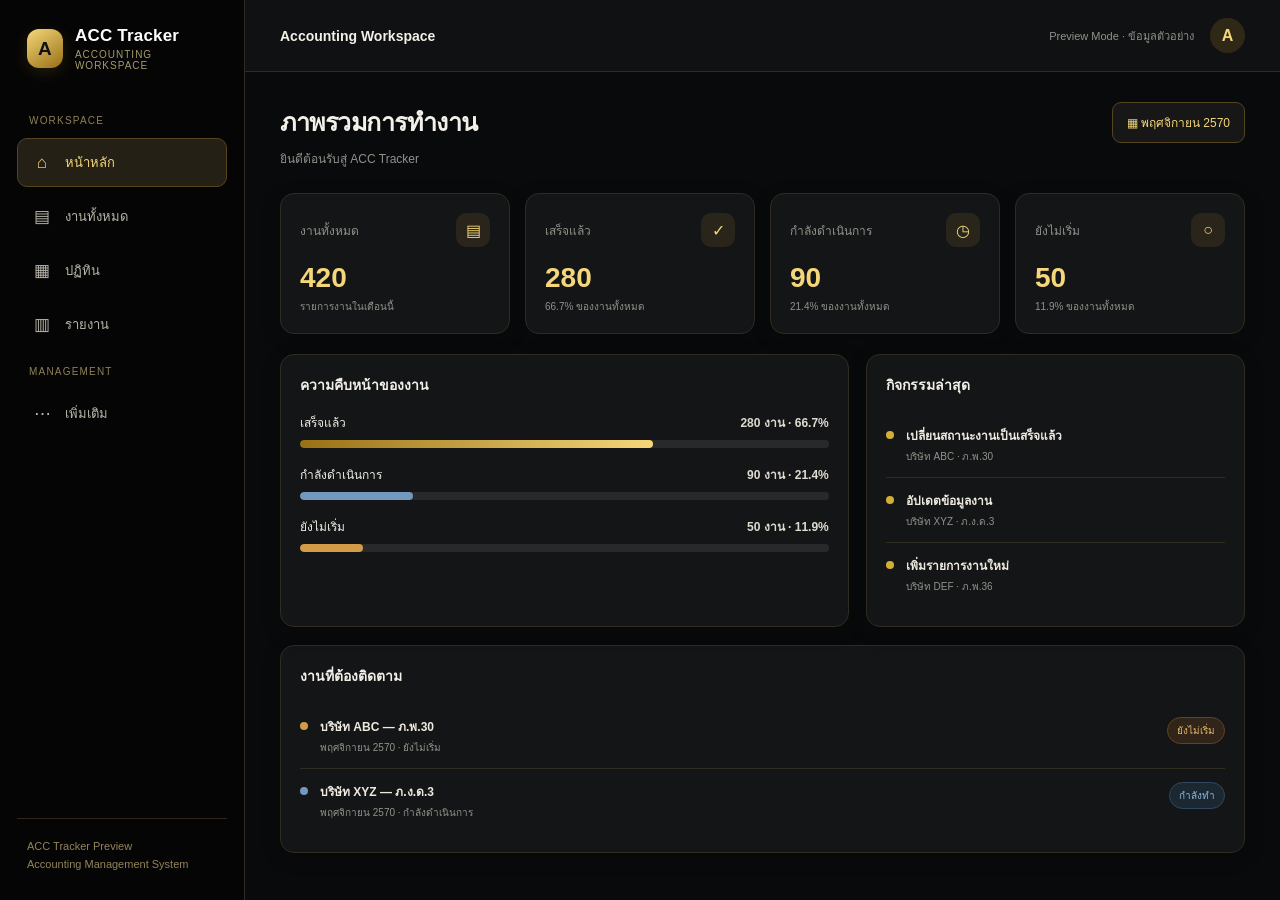
<file: index.html>
<!DOCTYPE html>
<html lang="th">
<head>
<meta charset="UTF-8">
<meta name="viewport" content="width=device-width, initial-scale=1.0">
<meta name="theme-color" content="#090a0b">
<title>ACC Tracker — UI Preview</title>
<style>
:root {
  --bg:#090a0b;
  --surface:#141516;
  --surface-2:#1b1c1d;
  --text:#f2f0e9;
  --muted:#92918b;
  --gold:#d4af37;
  --gold-light:#f5d77a;
  --border:#302c20;
  --sidebar:#050505;
}
*{box-sizing:border-box}
body{margin:0;font-family:-apple-system,BlinkMacSystemFont,"Segoe UI",sans-serif;background:var(--bg);color:var(--text)}
button,input,select{font:inherit}
button{cursor:pointer}
.app{min-height:100vh;display:flex}
.sidebar{width:245px;background:var(--sidebar);border-right:1px solid var(--border);color:white;padding:26px 17px;display:flex;flex-direction:column;flex-shrink:0}
.brand{display:flex;align-items:center;gap:12px;padding:0 10px 32px}
.brand-icon{width:39px;height:39px;background:linear-gradient(145deg,var(--gold-light),#987016);color:#111;border-radius:12px;display:grid;place-items:center;font-weight:900;font-size:19px;box-shadow:0 4px 16px #d4af3726}
.brand-name{font-size:17px;font-weight:750;letter-spacing:.2px}
.brand-sub{font-size:10px;color:#a99a6d;margin-top:3px;letter-spacing:1px}
.nav-label{color:#8e8058;font-size:10px;letter-spacing:1.2px;padding:12px}
.nav-item{width:100%;border:1px solid transparent;background:transparent;color:#b9b6aa;padding:13px 14px;border-radius:10px;display:flex;align-items:center;gap:13px;text-align:left;margin-bottom:5px;font-size:13px;transition:.18s}
.nav-item:hover,.nav-item.active{background:#242016;color:var(--gold-light);border-color:#55451f}
.nav-icon{width:20px;text-align:center;font-size:17px}
.sidebar-bottom{margin-top:auto;border-top:1px solid #302817;padding:18px 10px 0;font-size:11px;line-height:1.7;color:#93845b}
.main{flex:1;min-width:0}
.topbar{height:72px;background:#101112;border-bottom:1px solid var(--border);display:flex;align-items:center;justify-content:space-between;padding:0 35px}
.topbar-title{font-size:14px;font-weight:650}
.topbar-right{display:flex;align-items:center;gap:16px}
.preview-label{font-size:11px;color:var(--muted)}
.avatar{width:35px;height:35px;border-radius:50%;background:#302817;color:var(--gold-light);display:grid;place-items:center;font-weight:700}
.content{padding:30px 35px 45px;max-width:1500px;margin:auto}
.page{display:none}.page.active{display:block}
.page-heading{display:flex;justify-content:space-between;align-items:flex-start;gap:15px;margin-bottom:25px}
h1{font-size:25px;margin:0 0 7px;letter-spacing:-.5px}
.subtitle{color:var(--muted);font-size:12px}
.date-pill{background:#171717;border:1px solid #55451f;padding:10px 14px;border-radius:9px;color:var(--gold-light);font-size:12px}
.stats{display:grid;grid-template-columns:repeat(4,1fr);gap:15px;margin-bottom:20px}
.card,.task-card,.menu-option{background:var(--surface);border:1px solid var(--border);border-radius:14px;color:var(--text);box-shadow:0 5px 20px #0003}
.card{padding:19px}
.stat-top{display:flex;justify-content:space-between;align-items:center}
.stat-label{color:var(--muted);font-size:12px}
.stat-icon{width:34px;height:34px;display:grid;place-items:center;border-radius:10px;background:#29251a;color:var(--gold-light)}
.stat-number{font-size:28px;font-weight:750;margin-top:15px;color:var(--gold-light)}
.stat-note{color:var(--muted);font-size:10px;margin-top:5px}
.grid-main{display:grid;grid-template-columns:1.5fr 1fr;gap:17px;margin-bottom:18px}
.section-title{font-size:14px;font-weight:700;margin-bottom:17px}
.progress-row{margin:17px 0}
.progress-info{display:flex;justify-content:space-between;gap:10px;font-size:12px;margin-bottom:8px}
.progress-info b{font-weight:650;color:#dedbd1}
.progress-track{height:8px;background:#292929;border-radius:20px;overflow:hidden}
.progress-fill{height:100%;border-radius:20px}
.gold-fill{background:linear-gradient(90deg,#987016,var(--gold-light))}
.blue-fill{background:#7299bd}.orange-fill{background:#d39b48}
.activity{display:flex;gap:12px;align-items:flex-start;padding:13px 0;border-bottom:1px solid var(--border)}
.activity:last-child{border:0}
.activity-dot{width:8px;height:8px;flex-shrink:0;border-radius:50%;background:var(--gold);margin-top:5px}
.activity-name{font-size:12px;font-weight:650;color:#eeeae0}
.activity-detail{font-size:10px;color:var(--muted);margin-top:4px}
.toolbar{display:flex;gap:9px;margin-bottom:17px;flex-wrap:wrap}
.search{flex:1;min-width:180px;padding:11px 13px;border:1px solid #39352a;background:#171819;color:#eeeae0;border-radius:9px;outline:none;font-size:12px}
.search::placeholder{color:#77766f}
.search:focus,.filter:focus{border-color:var(--gold);outline:none}
.filter{padding:10px 12px;border:1px solid #39352a;background:#171819;color:#eeeae0;border-radius:9px;font-size:12px}
.task-grid{display:grid;grid-template-columns:repeat(2,1fr);gap:13px}
.task-card{padding:17px}
.task-top{display:flex;justify-content:space-between;align-items:flex-start;gap:8px}
.company{font-size:13px;font-weight:700}
.company-code{font-size:10px;color:var(--muted);margin-top:4px}
.task-type{font-size:13px;font-weight:650;margin-top:17px}
.task-date{font-size:10px;color:var(--muted);margin-top:5px}
.badge{display:inline-block;padding:5px 9px;border-radius:20px;font-size:10px;white-space:nowrap}
.badge.done{background:#29251a;color:var(--gold-light);border:1px solid #65521e}
.badge.progress{background:#1c2831;color:#91b8dc;border:1px solid #30485d}
.badge.pending{background:#302518;color:#e8b86e;border:1px solid #60451f}
.table-wrap{overflow-x:auto;background:var(--surface);border:1px solid var(--border);border-radius:12px}
table{width:100%;border-collapse:collapse;min-width:650px}
th,td{text-align:left;padding:14px 16px;border-bottom:1px solid var(--border);font-size:11px}
th{color:var(--gold-light);background:#1c1c1b;font-weight:600}
td{color:#dedbd1}
.calendar{display:grid;grid-template-columns:repeat(7,1fr);gap:7px}
.calendar div{min-height:75px;background:var(--surface);border:1px solid var(--border);border-radius:9px;padding:9px;font-size:11px;color:#eeeae0}
.calendar .day-name{min-height:auto;background:transparent;border:0;color:var(--gold-light);text-align:center;font-weight:700}
.calendar small{display:block;margin-top:8px;color:var(--gold-light)}
.report-grid{display:grid;grid-template-columns:repeat(2,1fr);gap:15px}
.menu-list{display:grid;gap:10px}
.menu-option{display:flex;align-items:center;justify-content:space-between;padding:17px;cursor:pointer;font-size:13px;transition:.18s}
.menu-option:hover{border-color:var(--gold);background:#201d16}
.menu-option span:last-child{color:var(--gold-light)}
.mobile-nav{display:none}
@media(max-width:900px){
 .sidebar{width:205px}.content{padding:25px 20px}.topbar{padding:0 20px}.stats{grid-template-columns:repeat(2,1fr)}
}
@media(max-width:650px){
 .sidebar{display:none}.topbar{height:58px;padding:0 17px}.content{padding:23px 15px 100px}
 h1{font-size:22px}.page-heading{margin-bottom:20px}.date-pill{font-size:10px}
 .stats{gap:10px}.card{padding:15px}.stat-number{font-size:24px}
 .grid-main{grid-template-columns:1fr}.task-grid{grid-template-columns:1fr}.table-wrap{display:none}
 .calendar{gap:4px}.calendar div{min-height:54px;padding:6px}.calendar small{font-size:8px;margin-top:5px}
 .report-grid{grid-template-columns:1fr}
 .mobile-nav{display:flex;position:fixed;bottom:0;left:0;right:0;height:68px;background:#090a0b;border-top:1px solid var(--border);justify-content:space-around;align-items:center;z-index:10;padding-bottom:env(safe-area-inset-bottom)}
 .mobile-nav button{border:0;background:transparent;color:#85837a;font-size:10px;display:flex;flex-direction:column;gap:5px;align-items:center}
 .mobile-nav button span{font-size:19px}.mobile-nav button.active{color:var(--gold-light);font-weight:700}
}
</style>
</head>
<body>
<div class="app">
<aside class="sidebar">
  <div class="brand"><div class="brand-icon">A</div><div><div class="brand-name">ACC Tracker</div><div class="brand-sub">ACCOUNTING WORKSPACE</div></div></div>
  <div class="nav-label">WORKSPACE</div>
  <button class="nav-item active" data-page="dashboard"><span class="nav-icon">⌂</span>หน้าหลัก</button>
  <button class="nav-item" data-page="tasks"><span class="nav-icon">▤</span>งานทั้งหมด</button>
  <button class="nav-item" data-page="calendar"><span class="nav-icon">▦</span>ปฏิทิน</button>
  <button class="nav-item" data-page="reports"><span class="nav-icon">▥</span>รายงาน</button>
  <div class="nav-label">MANAGEMENT</div>
  <button class="nav-item" data-page="more"><span class="nav-icon">⋯</span>เพิ่มเติม</button>
  <div class="sidebar-bottom">ACC Tracker Preview<br>Accounting Management System</div>
</aside>
<main class="main">
<header class="topbar"><div class="topbar-title">Accounting Workspace</div><div class="topbar-right"><span class="preview-label">Preview Mode · ข้อมูลตัวอย่าง</span><div class="avatar">A</div></div></header>
<div class="content">
<section class="page active" id="dashboard">
 <div class="page-heading"><div><h1>ภาพรวมการทำงาน</h1><div class="subtitle">ยินดีต้อนรับสู่ ACC Tracker</div></div><div class="date-pill">▦ พฤศจิกายน 2570</div></div>
 <div class="stats">
  <div class="card"><div class="stat-top"><span class="stat-label">งานทั้งหมด</span><span class="stat-icon">▤</span></div><div class="stat-number">420</div><div class="stat-note">รายการงานในเดือนนี้</div></div>
  <div class="card"><div class="stat-top"><span class="stat-label">เสร็จแล้ว</span><span class="stat-icon">✓</span></div><div class="stat-number">280</div><div class="stat-note">66.7% ของงานทั้งหมด</div></div>
  <div class="card"><div class="stat-top"><span class="stat-label">กำลังดำเนินการ</span><span class="stat-icon">◷</span></div><div class="stat-number">90</div><div class="stat-note">21.4% ของงานทั้งหมด</div></div>
  <div class="card"><div class="stat-top"><span class="stat-label">ยังไม่เริ่ม</span><span class="stat-icon">○</span></div><div class="stat-number">50</div><div class="stat-note">11.9% ของงานทั้งหมด</div></div>
 </div>
 <div class="grid-main">
  <div class="card"><div class="section-title">ความคืบหน้าของงาน</div>
   <div class="progress-row"><div class="progress-info"><span>เสร็จแล้ว</span><b>280 งาน · 66.7%</b></div><div class="progress-track"><div class="progress-fill gold-fill" style="width:66.7%"></div></div></div>
   <div class="progress-row"><div class="progress-info"><span>กำลังดำเนินการ</span><b>90 งาน · 21.4%</b></div><div class="progress-track"><div class="progress-fill blue-fill" style="width:21.4%"></div></div></div>
   <div class="progress-row"><div class="progress-info"><span>ยังไม่เริ่ม</span><b>50 งาน · 11.9%</b></div><div class="progress-track"><div class="progress-fill orange-fill" style="width:11.9%"></div></div></div>
  </div>
  <div class="card"><div class="section-title">กิจกรรมล่าสุด</div>
   <div class="activity"><div class="activity-dot"></div><div><div class="activity-name">เปลี่ยนสถานะงานเป็นเสร็จแล้ว</div><div class="activity-detail">บริษัท ABC · ภ.พ.30</div></div></div>
   <div class="activity"><div class="activity-dot"></div><div><div class="activity-name">อัปเดตข้อมูลงาน</div><div class="activity-detail">บริษัท XYZ · ภ.ง.ด.3</div></div></div>
   <div class="activity"><div class="activity-dot"></div><div><div class="activity-name">เพิ่มรายการงานใหม่</div><div class="activity-detail">บริษัท DEF · ภ.พ.36</div></div></div>
  </div>
 </div>
 <div class="card"><div class="section-title">งานที่ต้องติดตาม</div>
  <div class="activity"><div class="activity-dot" style="background:#d39b48"></div><div style="flex:1"><div class="activity-name">บริษัท ABC — ภ.พ.30</div><div class="activity-detail">พฤศจิกายน 2570 · ยังไม่เริ่ม</div></div><span class="badge pending">ยังไม่เริ่ม</span></div>
  <div class="activity"><div class="activity-dot" style="background:#7299bd"></div><div style="flex:1"><div class="activity-name">บริษัท XYZ — ภ.ง.ด.3</div><div class="activity-detail">พฤศจิกายน 2570 · กำลังดำเนินการ</div></div><span class="badge progress">กำลังทำ</span></div>
 </div>
</section>
<section class="page" id="tasks">
 <div class="page-heading"><div><h1>งานทั้งหมด</h1><div class="subtitle">จัดการและติดตามรายการงานบัญชี</div></div><div class="date-pill">420 รายการ</div></div>
 <div class="toolbar"><input class="search" id="taskSearch" placeholder="⌕ ค้นหาบริษัทหรือประเภทงาน..."><select class="filter"><option>ทุกเดือน</option><option>พฤศจิกายน</option></select><select class="filter"><option>ทุกสถานะ</option><option>เสร็จแล้ว</option><option>กำลังดำเนินการ</option><option>ยังไม่เริ่ม</option></select></div>
 <div class="task-grid" id="taskGrid">
  <div class="task-card"><div class="task-top"><div><div class="company">บริษัท ABC จำกัด</div><div class="company-code">S260001</div></div><span class="badge done">เสร็จแล้ว</span></div><div class="task-type">ภ.พ.30</div><div class="task-date">พฤศจิกายน 2570</div></div>
  <div class="task-card"><div class="task-top"><div><div class="company">บริษัท XYZ จำกัด</div><div class="company-code">S260002</div></div><span class="badge progress">กำลังทำ</span></div><div class="task-type">ภ.ง.ด.3</div><div class="task-date">พฤศจิกายน 2570</div></div>
  <div class="task-card"><div class="task-top"><div><div class="company">บริษัท DEF จำกัด</div><div class="company-code">S260003</div></div><span class="badge pending">ยังไม่เริ่ม</span></div><div class="task-type">ภ.พ.36</div><div class="task-date">พฤศจิกายน 2570</div></div>
  <div class="task-card"><div class="task-top"><div><div class="company">บริษัท GHI จำกัด</div><div class="company-code">S260004</div></div><span class="badge done">เสร็จแล้ว</span></div><div class="task-type">ภ.ง.ด.53</div><div class="task-date">พฤศจิกายน 2570</div></div>
 </div>
 <div class="table-wrap" style="margin-top:18px"><table><thead><tr><th>บริษัท</th><th>Company Code</th><th>ประเภทงาน</th><th>เดือน</th><th>สถานะ</th></tr></thead><tbody>
  <tr><td>บริษัท ABC จำกัด</td><td>S260001</td><td>ภ.พ.30</td><td>พฤศจิกายน 2570</td><td><span class="badge done">เสร็จแล้ว</span></td></tr>
  <tr><td>บริษัท XYZ จำกัด</td><td>S260002</td><td>ภ.ง.ด.3</td><td>พฤศจิกายน 2570</td><td><span class="badge progress">กำลังทำ</span></td></tr>
  <tr><td>บริษัท DEF จำกัด</td><td>S260003</td><td>ภ.พ.36</td><td>พฤศจิกายน 2570</td><td><span class="badge pending">ยังไม่เริ่ม</span></td></tr>
 </tbody></table></div>
</section>
<section class="page" id="calendar">
 <div class="page-heading"><div><h1>ปฏิทินงาน</h1><div class="subtitle">ภาพรวมรายการงานตามเดือน</div></div><div class="date-pill">พฤศจิกายน 2570</div></div>
 <div class="card"><div class="calendar">
  <div class="day-name">อา.</div><div class="day-name">จ.</div><div class="day-name">อ.</div><div class="day-name">พ.</div><div class="day-name">พฤ.</div><div class="day-name">ศ.</div><div class="day-name">ส.</div>
  <div>1<small>12 งาน</small></div><div>2<small>18 งาน</small></div><div>3<small>15 งาน</small></div><div>4<small>20 งาน</small></div><div>5<small>10 งาน</small></div><div>6</div><div>7</div>
  <div>8<small>14 งาน</small></div><div>9<small>16 งาน</small></div><div>10<small>22 งาน</small></div><div>11<small>18 งาน</small></div><div>12<small>11 งาน</small></div><div>13</div><div>14</div>
  <div>15<small>19 งาน</small></div><div>16<small>21 งาน</small></div><div>17<small>17 งาน</small></div><div>18<small>12 งาน</small></div><div>19<small>15 งาน</small></div><div>20</div><div>21</div>
  <div>22<small>20 งาน</small></div><div>23<small>13 งาน</small></div><div>24<small>16 งาน</small></div><div>25<small>18 งาน</small></div><div>26<small>12 งาน</small></div><div>27</div><div>28</div>
  <div>29<small>14 งาน</small></div><div>30<small>10 งาน</small></div>
 </div></div>
</section>
<section class="page" id="reports">
 <div class="page-heading"><div><h1>รายงาน</h1><div class="subtitle">สรุปผลการดำเนินงาน</div></div><div class="date-pill">ปี 2570</div></div>
 <div class="report-grid">
  <div class="card"><div class="section-title">สรุปสถานะงาน</div><div class="stat-number">66.7%</div><div class="stat-note">งานที่เสร็จแล้ว</div><div class="progress-track" style="margin-top:16px"><div class="progress-fill gold-fill" style="width:66.7%"></div></div></div>
  <div class="card"><div class="section-title">บริษัทที่ดูแล</div><div class="stat-number">20</div><div class="stat-note">บริษัททั้งหมดในระบบ</div></div>
  <div class="card"><div class="section-title">ประเภทงาน</div><div class="stat-number">14</div><div class="stat-note">ประเภทงานที่ใช้งาน</div></div>
  <div class="card"><div class="section-title">งานที่ยังไม่เสร็จ</div><div class="stat-number">140</div><div class="stat-note">รอติดตามหรือดำเนินการ</div></div>
 </div>
</section>
<section class="page" id="more">
 <div class="page-heading"><div><h1>เพิ่มเติม</h1><div class="subtitle">จัดการข้อมูลและตั้งค่าระบบ</div></div></div>
 <div class="menu-list">
  <div class="menu-option"><span>▣　จัดการบริษัท</span><span>›</span></div>
  <div class="menu-option"><span>▤　จัดการประเภทงาน</span><span>›</span></div>
  <div class="menu-option"><span>◉　จัดการสถานะงาน</span><span>›</span></div>
  <div class="menu-option"><span>⇧　นำเข้าข้อมูล Excel</span><span>›</span></div>
  <div class="menu-option"><span>◷　ประวัติการนำเข้า</span><span>›</span></div>
  <div class="menu-option"><span>⚙　ตั้งค่าระบบ</span><span>›</span></div>
 </div>
</section>
</div>
</main>
</div>
<nav class="mobile-nav">
 <button class="active" data-page="dashboard"><span>⌂</span>หน้าหลัก</button>
 <button data-page="tasks"><span>▤</span>งาน</button>
 <button data-page="calendar"><span>▦</span>ปฏิทิน</button>
 <button data-page="reports"><span>▥</span>รายงาน</button>
 <button data-page="more"><span>⋯</span>เพิ่มเติม</button>
</nav>
<script>
function showPage(pageId){
 document.querySelectorAll(".page").forEach(page=>page.classList.toggle("active",page.id===pageId));
 document.querySelectorAll("[data-page]").forEach(button=>button.classList.toggle("active",button.dataset.page===pageId));
 window.scrollTo({top:0,behavior:"smooth"});
}
document.querySelectorAll("[data-page]").forEach(button=>button.addEventListener("click",()=>showPage(button.dataset.page)));
document.getElementById("taskSearch").addEventListener("input",function(){
 const keyword=this.value.toLowerCase();
 document.querySelectorAll(".task-card").forEach(card=>card.style.display=card.textContent.toLowerCase().includes(keyword)?"":"none");
});
</script>
</body>
</html>
</file>
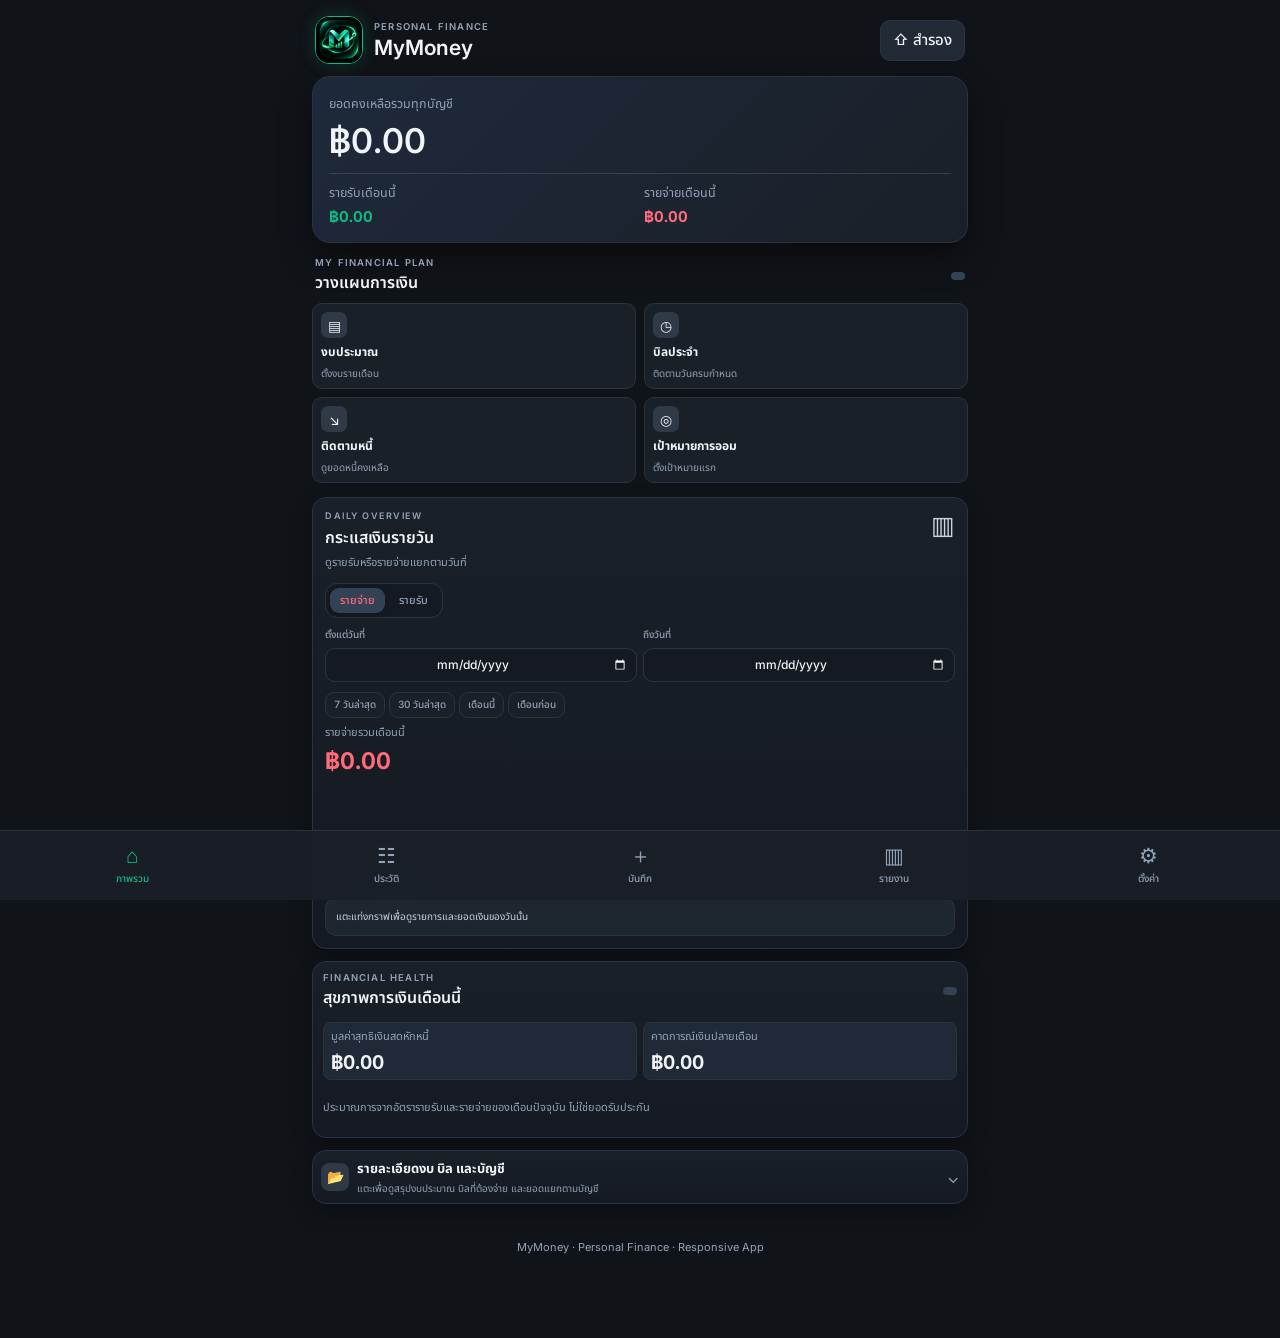
<file: index .html>
<!doctype html>
<html lang="th" style="background:#000000">
<head>
<meta charset="utf-8">
<meta name="viewport" content="width=device-width, initial-scale=1, maximum-scale=1, user-scalable=no, viewport-fit=cover">
<meta name="color-scheme" content="dark">
<meta name="theme-color" content="#000000">
<meta name="mobile-web-app-capable" content="yes">
<meta name="apple-mobile-web-app-capable" content="yes">
<meta name="apple-mobile-web-app-status-bar-style" content="black">
<meta name="apple-mobile-web-app-title" content="MyMoney">
<link rel="manifest" href="manifest.json">
<link rel="preconnect" href="https://fonts.googleapis.com">
<link rel="preconnect" href="https://fonts.gstatic.com" crossorigin>
<link href="https://fonts.googleapis.com/css2?family=Inter:wght@400;500;600;700&family=Noto+Sans+Thai:wght@400;500;600;700&display=swap" rel="stylesheet">
<link rel="icon" type="image/png" sizes="32x32" href="mymoney-favicon.png">
<link rel="apple-touch-icon" sizes="180x180" href="mymoney-icon.png">
<title>MyMoney</title>
<style>
:root{
  color-scheme:dark;
  --bg:#101318;--surface:#1A2028;--card:#1A2028;--panel:#1A2028;--panel2:#222A35;
  --ink:#F1F5F9;--muted:#94A3B8;--line:#2A3441;--border:#2A3441;
  --emerald:#10B981;--emerald-deep:#059669;--green:#10B981;
  --gold:#10B981;--champagne:#10B981;
  --red:#FF6B7A;--danger:#FF6B7A;
  --field:#141922;--shadow:0 18px 40px #00000066;
  --radius:16px;--radius-sm:12px;
  --g:#10B981;--gd:#2A3441;
}
*{box-sizing:border-box}
html,body{-webkit-text-size-adjust:100%;touch-action:pan-x pan-y}
[hidden]{display:none!important}
html{background:#101318!important;height:100%;overscroll-behavior:none}body{margin:0;background:#101318!important;color:var(--ink);font:15px "Inter","Noto Sans Thai",-apple-system,BlinkMacSystemFont,"Segoe UI",Tahoma,sans-serif;font-variant-numeric:tabular-nums;min-height:100%;overscroll-behavior:none;-webkit-overflow-scrolling:touch}
button,input,select{font:inherit}
button{cursor:pointer}
.app{max-width:680px;margin:auto;padding:14px 12px calc(84px + env(safe-area-inset-bottom));overscroll-behavior:contain}
.top{display:flex;justify-content:space-between;align-items:center;margin:2px 3px 12px}.brand{display:flex;align-items:center;gap:11px;min-width:0}.brand-icon{width:48px;height:48px;border-radius:14px;object-fit:cover;flex-shrink:0;border:1px solid #10B981;box-shadow:0 0 18px #10B98133}.brand-copy{min-width:0}
.eyebrow{font-size:9.5px;letter-spacing:1.2px;color:var(--muted);font-weight:600;margin:0 0 3px}
h1{font-size:21px;margin:0;font-weight:600}h2{font-size:16px;margin:0;font-weight:600}h3{font-size:14px;margin:0;font-weight:600}
.small{font-size:11px;color:var(--muted)}
.btn{border:1px solid transparent;border-radius:10px;padding:8px 12px;font-weight:500;transition:background .15s,border-color .15s}
.primary{background:linear-gradient(135deg,#10B981,#059669);color:#052E24;border-color:#10B981;box-shadow:0 8px 22px #10B98133}
.secondary{background:var(--panel2);border-color:var(--line);color:var(--ink)}
.danger{background:#2A1418;color:#FF6B7A;border-color:#5A2530}
.balance{background:linear-gradient(135deg,#1E293B,#1A2028);color:var(--ink);padding:16px;border:1px solid #2A3441;border-radius:18px;box-shadow:0 14px 32px #00000066}
.balance small{color:#94A3B8}
.big{font-size:clamp(26px,7vw,34px);font-weight:600;margin:6px 0 12px;overflow-wrap:anywhere}
.stats{display:grid;grid-template-columns:1fr 1fr;gap:8px;border-top:1px solid #ffffff20;padding-top:10px}
.stats div{display:grid;gap:4px}.stats strong{font-size:15px}
.inc{color:var(--green)}.exp{color:var(--red)}.balance .inc{color:#10B981}.balance .exp{color:#FF6B7A}
.section{display:flex;align-items:center;justify-content:space-between;gap:8px;margin:16px 3px 8px}
.card{background:linear-gradient(180deg,#1A2028,#141922);border:1px solid #2A3441;border-radius:14px;padding:12px;box-shadow:0 8px 20px #00000044}
.stack{display:grid;gap:8px}
label{display:block;color:#94A3B8;font-size:11px;font-weight:500;margin:3px 0 4px}
input,select{display:block;width:100%;min-width:0;max-width:100%;border:1px solid #2A3441;background:#141922;border-radius:10px;padding:8px 10px;color:#F1F5F9;font-size:14px}
input:focus,select:focus{outline:2px solid #10B981;outline-offset:1px}
input[type="date"],input[type="month"]{display:inline-block;font-variant-numeric:tabular-nums;box-sizing:border-box;min-width:0;max-width:100%;overflow:hidden;-webkit-appearance:none;appearance:none;white-space:nowrap;text-align:center;height:44px;min-height:44px;line-height:44px;padding:0 9px;font-size:13px;vertical-align:middle}
input[type="date"]::-webkit-date-and-time-value,input[type="month"]::-webkit-date-and-time-value{min-height:100%;height:100%;line-height:44px;text-align:center;display:flex;align-items:center;justify-content:center}
input[type="date"]::-webkit-datetime-edit,input[type="date"]::-webkit-datetime-edit-fields-wrapper,input[type="date"]::-webkit-datetime-edit-text,input[type="date"]::-webkit-datetime-edit-day-field,input[type="date"]::-webkit-datetime-edit-month-field,input[type="date"]::-webkit-datetime-edit-year-field,input[type="month"]::-webkit-datetime-edit,input[type="month"]::-webkit-datetime-edit-fields-wrapper,input[type="month"]::-webkit-datetime-edit-text,input[type="month"]::-webkit-datetime-edit-month-field,input[type="month"]::-webkit-datetime-edit-year-field{padding:0;margin:0}
input[type="date"]::-webkit-inner-spin-button,input[type="month"]::-webkit-inner-spin-button{height:auto}
.grid{display:grid;grid-template-columns:minmax(0,1fr) minmax(0,1fr);gap:10px}
.grid>div{min-width:0}
.actions{display:grid;grid-template-columns:repeat(3,1fr);gap:8px;margin-bottom:12px}
.actions button{background:var(--panel);border:1px solid var(--line);border-radius:12px;padding:12px 3px;color:#CBD5E1;font-weight:500}
.actions button.active{border-color:#94A3B8;background:#334155;color:#fff}
.amount{font-size:24px;font-weight:600}
.save{width:100%;padding:14px;margin-top:3px}
.page{display:none}.page.active{display:block}
.list{display:grid;gap:9px}
.item{display:flex;gap:10px;align-items:center;background:var(--panel);border:1px solid var(--line);border-radius:15px;padding:12px}
.ico{width:40px;height:40px;border-radius:12px;display:grid;place-items:center;font-size:20px;background:#2F3A46;color:#E2E8F0;flex-shrink:0}
.details{flex:1;min-width:0}.title{font-weight:500;overflow-wrap:anywhere}
.meta{font-size:11px;color:var(--muted);margin-top:4px;overflow-wrap:anywhere;line-height:1.5}
.right{text-align:right;flex-shrink:0;font-weight:600;overflow-wrap:anywhere;max-width:45%}
.rowbuttons{display:flex;gap:7px;justify-content:flex-end;margin-top:5px}
.rowbuttons button{border:0;background:none;color:var(--muted);font-size:11px;padding:3px}
.empty{text-align:center;background:var(--panel);padding:24px;border-radius:15px;color:var(--muted);font-size:13px}
.notice{background:#1E2630;padding:12px;border:1px solid var(--line);border-radius:13px;color:#CBD5E1;font-size:11px;line-height:1.6}
.summaryline{display:flex;justify-content:space-between;gap:12px;padding:11px 0;border-bottom:1px solid var(--line)}
.summaryline:last-child{border-bottom:0}
.progress{height:7px;background:#334155;border-radius:20px;overflow:hidden;margin-top:7px}
.progress span{display:block;height:100%;background:#CBD5E1;border-radius:20px}
.pill{font-size:10px;border-radius:20px;padding:4px 7px;background:#334155;color:#E2E8F0}
.settings-row{display:flex;align-items:center;gap:9px;padding:10px 0;border-bottom:1px solid var(--line)}
.settings-row:last-child{border-bottom:0}
.settings-row .grow{flex:1;min-width:0}
.settings-row input{max-width:125px;text-align:right}
.settings-row button{flex-shrink:0}
.bottom-nav{position:fixed;z-index:20;bottom:0;left:0;right:0;background:#1A2028ee;backdrop-filter:blur(18px);border-top:1px solid #2A3441;padding:8px 5px calc(8px + env(safe-area-inset-bottom));display:grid;grid-template-columns:repeat(5,1fr)}
.nav-btn{border:0;background:transparent;color:#94A3B8;font-size:10px;font-weight:500;display:grid;justify-items:center;gap:4px;padding:5px 0}
.nav-btn .symbol{font-size:21px;line-height:1.1}
.nav-btn.active{color:#10B981}
.message{font-size:12px;color:var(--green);min-height:16px;margin:0}
.slip-card{margin-bottom:12px;padding:0;overflow:hidden}.slip-toggle{width:100%;display:flex;align-items:center;gap:12px;text-align:left;border:0;background:transparent;color:var(--ink);padding:15px;min-width:0}.slip-toggle-icon{width:42px;height:42px;display:grid;place-items:center;flex-shrink:0;border-radius:12px;background:#2F3A46;font-size:21px}.slip-toggle-copy{flex:1;min-width:0}.slip-toggle-copy strong{display:block;font-size:14px}.slip-toggle-copy small{display:block;color:var(--muted);font-size:11px;line-height:1.45;margin-top:4px}.slip-toggle-arrow{color:var(--muted);font-size:18px;transition:transform .18s}.slip-toggle[aria-expanded="true"] .slip-toggle-arrow{transform:rotate(180deg)}.slip-panel{padding:0 15px 15px}.slip-preview{display:block;width:100%;max-height:260px;object-fit:contain;border-radius:12px;background:#141922;border:1px solid var(--line);margin-top:10px}.slip-progress{height:6px;border-radius:20px;background:#334155;overflow:hidden;margin:8px 0}.slip-progress span{display:block;height:100%;width:0;background:#CBD5E1;transition:width .2s}.slip-raw{font-size:12px;line-height:1.5;white-space:pre-wrap;overflow-wrap:anywhere;background:#141922;border:1px solid var(--line);border-radius:10px;padding:10px;max-height:150px;overflow:auto;color:#CBD5E1}
footer{text-align:center;color:#94A3B8;font-size:11px;padding:24px 0 0}

/* Daily chart */
.daily-chart-card{margin-top:14px;overflow:hidden}
.daily-chart-header{display:flex;align-items:flex-start;justify-content:space-between;gap:12px}
.daily-chart-header h2{margin:4px 0}
.daily-chart-eyebrow{font-size:9px;letter-spacing:1.5px;color:var(--muted);font-weight:600}
.daily-chart-subtitle{font-size:11px;color:var(--muted);margin:3px 0 0;line-height:1.5}
.daily-chart-icon{font-size:25px;color:#CBD5E1}
.daily-chart-controls{display:flex;align-items:center;justify-content:space-between;gap:8px;margin-top:12px}
.daily-chart-tabs{display:flex;gap:4px;padding:4px;background:#141922;border:1px solid var(--line);border-radius:12px}
.daily-chart-tab{border:0;border-radius:9px;padding:4px 10px;background:transparent;color:#94A3B8;font-size:11px;font-weight:500;white-space:nowrap}
.daily-chart-tab.active[data-chart-type="Expense"]{background:#334155;color:var(--red);box-shadow:0 1px 4px #00000020}
.daily-chart-tab.active[data-chart-type="Income"]{background:#334155;color:var(--green);box-shadow:0 1px 4px #00000020}
.daily-chart-range{display:grid;grid-template-columns:minmax(0,1fr) minmax(0,1fr);gap:6px;margin-top:6px}
.daily-chart-range label{display:flex;flex-direction:column;gap:5px;font-size:10px;color:var(--muted)}
.daily-chart-range input{width:100%;min-width:0;max-width:100%;box-sizing:border-box;padding:0 8px;font-size:12px;height:34px;min-height:34px;line-height:34px;-webkit-appearance:none;appearance:none;overflow:hidden;white-space:nowrap;text-align:center}
.daily-chart-presets{display:flex;flex-wrap:wrap;gap:4px;margin-top:6px}
.daily-chart-preset{padding:4px 8px;border:1px solid var(--line);border-radius:9px;background:#1A2028;color:var(--muted);font-size:10px;font-weight:500}
.daily-chart-preset.active{border-color:#6EE7B7;color:#6EE7B7;background:#12312A}
#dailyChartMonth{width:145px;max-width:45%;padding:9px 5px;font-size:12px}
.daily-chart-total{display:flex;flex-direction:column;gap:5px;margin-top:6px;font-size:11px}
.daily-chart-total span{font-size:11px;color:var(--muted)}
.daily-chart-total strong{font-size:23px;line-height:1.35;overflow-wrap:anywhere;color:var(--red)}
.daily-chart-bars{display:grid;grid-template-columns:repeat(31,minmax(0,1fr));align-items:end;gap:2px;height:90px;margin-top:6px;padding:8px 0 0;border-bottom:1px solid var(--line)}
.daily-chart-bar-wrap{height:100%;display:flex;align-items:end;justify-content:center;min-width:0}
.daily-chart-bar{display:block;width:100%;max-width:12px;min-height:3px;padding:0;border:0;border-radius:4px 4px 1px 1px;transition:height .18s ease;cursor:pointer}
.daily-chart-bar.expense{background:#F87171}
.daily-chart-bar.income{background:#6EE7B7}
.daily-chart-bar.selected{outline:2px solid #F1F5F9;outline-offset:1px}
.daily-chart-axis{display:grid;grid-template-columns:repeat(var(--days-in-month,31),minmax(0,1fr));gap:3px;margin-top:8px;font-size:10px;color:var(--muted)}
.daily-chart-axis span{text-align:center;justify-self:stretch;white-space:nowrap}
.daily-chart-selected{margin-top:4px;padding:10px;border-radius:11px;background:#1E2630;border:1px solid var(--line);color:#CBD5E1;font-size:10px;line-height:1.7}
.daily-chart-selected strong{color:var(--ink)}
.daily-chart-detail-head{display:flex;align-items:flex-start;justify-content:space-between;gap:10px;margin-bottom:8px}
.daily-chart-detail-list{display:flex;flex-direction:column;gap:0;margin-top:7px}
.daily-chart-detail-item{display:flex;align-items:flex-start;justify-content:space-between;gap:12px;padding:9px 0;border-top:1px solid var(--line)}
.daily-chart-detail-name{min-width:0;overflow-wrap:anywhere;color:var(--ink);font-weight:650}
.daily-chart-detail-meta{font-size:11px;color:var(--muted);margin-top:2px;overflow-wrap:anywhere}
.daily-chart-detail-amount{white-space:nowrap;font-weight:500;color:var(--ink)}
.daily-chart-detail-empty{padding:8px 0;color:var(--muted)}

/* Reports analytics */
.report-section-title{margin:14px 3px 6px}
.report-section-title h2{margin:0}
.report-subtitle{font-size:11px;color:var(--muted);line-height:1.55;margin:3px 0 0}
.report-trend{display:grid;gap:8px}
.trend-legend{display:flex;gap:14px;flex-wrap:wrap;font-size:11px;color:var(--muted)}
.legend-dot{display:inline-block;width:8px;height:8px;border-radius:50%;margin-right:5px}
.trend-list{display:grid;gap:10px}
.trend-month{display:grid;grid-template-columns:48px minmax(0,1fr);gap:8px;align-items:center}
.trend-month-label{font-size:11px;color:var(--muted)}
.trend-bars{display:grid;gap:5px;min-width:0}
.trend-bar-line{display:flex;align-items:center;gap:7px;min-width:0}
.trend-bar-track{height:6px;flex:1;min-width:0;background:#2F3A46;border-radius:20px;overflow:hidden}
.trend-bar-fill{height:100%;min-width:0;border-radius:20px}
.trend-bar-fill.income{background:var(--green)}.trend-bar-fill.expense{background:var(--red)}
.trend-value{font-size:10px;color:#E2E8F0;min-width:65px;text-align:right;font-variant-numeric:tabular-nums}
.report-donut-layout{display:grid;grid-template-columns:minmax(120px, .85fr) minmax(0,1.15fr);gap:10px;align-items:center}
.report-donut{width:min(100%,130px);aspect-ratio:1;border-radius:50%;margin:auto;position:relative;background:conic-gradient(#334155 0deg 360deg)}
.report-donut::after{content:"";position:absolute;inset:25%;background:var(--panel);border:1px solid var(--line);border-radius:50%}
.report-donut-center{position:absolute;z-index:1;inset:0;display:flex;flex-direction:column;align-items:center;justify-content:center;text-align:center;pointer-events:none}
.report-donut-center strong{font-size:clamp(12px,3.8vw,18px);overflow-wrap:anywhere;max-width:90%}
.report-donut-center span{font-size:10px;color:var(--muted);margin-top:3px}
.report-legend{display:grid;gap:10px;min-width:0}
.report-legend-row{display:grid;grid-template-columns:9px minmax(0,1fr) auto;align-items:center;gap:7px;font-size:11px}
.report-legend-swatch{width:9px;height:9px;border-radius:3px}
.report-legend-name{overflow-wrap:anywhere;color:#CBD5E1}
.report-legend-value{font-weight:500;font-variant-numeric:tabular-nums;text-align:right}
.report-compare-grid{display:grid;grid-template-columns:1fr 1fr;gap:8px}
.report-compare-item{background:#1F2937;border:1px solid var(--line);border-radius:11px;padding:10px;min-width:0}
.report-compare-item span{display:block;font-size:11px;color:var(--muted);margin-bottom:7px}
.report-compare-item strong{display:block;font-size:17px;overflow-wrap:anywhere}
.report-change{font-size:11px;margin-top:6px;color:var(--muted);line-height:1.5}
.report-change.good{color:var(--green)}.report-change.bad{color:var(--red)}
.report-empty{font-size:12px;color:var(--muted);text-align:center;padding:20px 8px}

/* Planning and goals */
.feature-grid{display:grid;grid-template-columns:repeat(2,minmax(0,1fr));gap:8px;margin-top:8px}
.feature-link{display:flex;flex-direction:column;gap:5px;align-items:flex-start;text-align:left;background:var(--panel);border:1px solid var(--line);border-radius:10px;padding:8px;color:var(--ink);min-width:0}
.feature-link .feature-icon{width:26px;height:26px;border-radius:7px;font-size:14px;display:grid;place-items:center;background:#2F3A46}.feature-link strong{font-size:12px}.feature-link small{font-size:10px;color:var(--muted);line-height:1.4}
.feature-card{margin-bottom:12px}.feature-form{display:grid;gap:10px}.feature-form .grid{align-items:end}
.feature-item{background:var(--panel);border:1px solid var(--line);border-radius:10px;padding:8px;margin-bottom:7px;min-width:0}
.feature-item-head{display:flex;justify-content:space-between;gap:10px;align-items:flex-start}.feature-item-head>div:first-child{min-width:0;flex:1}.feature-item strong{overflow-wrap:anywhere}.feature-meta{font-size:10.5px;color:var(--muted);line-height:1.6;margin-top:5px;overflow-wrap:anywhere}
.feature-actions{display:flex;gap:7px;flex-wrap:wrap;margin-top:10px}.feature-actions .btn{padding:8px 10px;font-size:11px}
.feature-progress{height:5px;background:#334155;border-radius:20px;overflow:hidden;margin-top:7px}.feature-progress span{display:block;height:100%;background:var(--green);border-radius:20px}
.feature-progress.over span{background:var(--red)}
.feature-stats{display:grid;grid-template-columns:repeat(2,minmax(0,1fr));gap:6px}.feature-stat{background:#1F2937;border:1px solid var(--line);border-radius:8px;padding:5px 7px;min-width:0}.feature-stat span{display:block;color:var(--muted);font-size:11px}.feature-stat strong{display:block;margin-top:6px;font-size:15px;overflow-wrap:anywhere}
.status-paid{color:var(--green)}.status-due{color:#FBBF24}
.forecast-card{margin-top:12px;padding:10px}.forecast-card .feature-stat strong{font-size:clamp(14px,4vw,19px)}

/* Collapsible sections */
.settings-collapse-card{padding:0;overflow:hidden;margin-bottom:12px}
.settings-collapse-toggle{width:100%;display:flex;align-items:center;gap:8px;text-align:left;border:0;background:transparent;color:var(--ink);padding:8px;min-width:0}
.settings-collapse-symbol{width:28px;height:28px;display:grid;place-items:center;flex-shrink:0;border-radius:8px;background:#2F3A46;font-size:14px;color:#E2E8F0}
.settings-collapse-copy{flex:1;min-width:0}
.settings-collapse-copy strong{display:block;font-size:13px}
.settings-collapse-copy small{display:block;color:var(--muted);font-size:10px;line-height:1.45;margin-top:2px}
.settings-collapse-arrow{color:var(--muted);font-size:16px;transition:transform .18s}
.settings-collapse-toggle[aria-expanded="true"] .settings-collapse-arrow{transform:rotate(180deg)}
.settings-collapse-panel{padding:0 10px 10px}

/* History filter */
.history-filter-card{padding:0;overflow:hidden}
.history-filter-toggle{width:100%;display:flex;align-items:center;gap:8px;text-align:left;border:0;background:transparent;color:var(--ink);padding:8px;min-width:0}
.history-filter-symbol{width:28px;height:28px;display:grid;place-items:center;flex-shrink:0;border-radius:8px;background:#2F3A46;font-size:14px;color:#E2E8F0}
.history-filter-copy{flex:1;min-width:0}
.history-filter-copy strong{display:block;font-size:13px}
.history-filter-copy small{display:block;color:var(--muted);font-size:10px;line-height:1.45;margin-top:2px}
.history-filter-arrow{color:var(--muted);font-size:16px;transition:transform .18s}
.history-filter-toggle[aria-expanded="true"] .history-filter-arrow{transform:rotate(180deg)}
.history-filter-panel{padding:0 10px 10px}
.history-list-heading{align-items:center;flex-wrap:wrap}
.history-list-heading h3{flex:1;min-width:0;line-height:1.5}
.history-limit-control{display:flex;align-items:center;gap:7px;flex-shrink:0}
.history-limit-control label{margin:0;white-space:nowrap}
.history-limit-control select{width:auto;max-width:145px;padding:8px 9px;font-size:12px}

/* History fields */
#page-history .grid { display: grid; grid-template-columns: minmax(0, 1fr) minmax(0, 1fr); gap: 10px; align-items: end; min-width: 0; }
#page-history .grid > div { min-width: 0; width: 100%; }
#page-history #filter, #page-history #historyMonth, #page-history #historyFrom, #page-history #historyTo { text-align: center; display: inline-block; box-sizing: border-box; width: 100%; min-width: 0; max-width: 100%; height: 44px; min-height: 44px; margin: 0; padding: 0 9px; font-family: inherit; font-size: 14px; line-height: 44px; border: 1px solid #334155; border-radius: 12px; vertical-align: middle; font-variant-numeric: tabular-nums; }

/* Splash Screen */
#splashScreen{position:fixed;inset:0;z-index:9999;display:grid;place-items:center;background:radial-gradient(1200px 800px at 50% -10%,#1f2630 0%,transparent 60%),radial-gradient(900px 700px at 100% 100%,#1a1f26 0%,transparent 55%),#000000;color:var(--ink);overflow:hidden;transition:opacity .6s ease,visibility .6s ease,transform .6s ease}
#splashScreen.splash-hide{opacity:0;visibility:hidden;pointer-events:none;transform:scale(1.03)}
.splash-inner{display:grid;place-items:center;gap:18px;text-align:center;padding:24px;max-width:420px;width:100%}
.splash-logo-wrap{position:relative;width:112px;height:112px;display:grid;place-items:center}
.splash-glow{position:absolute;inset:-28px;border-radius:50%;background:radial-gradient(circle,rgba(185,194,203,.22) 0%,transparent 65%);filter:blur(10px);animation:splashPulse 2.2s ease-in-out infinite}
.splash-ring{position:absolute;inset:-16px;border-radius:50%;border:2px solid rgba(185,194,203,.16);border-top-color:rgba(185,194,203,.9);animation:splashSpin 1.5s linear infinite}
.splash-logo{width:90px;height:90px;border-radius:24px;object-fit:cover;box-shadow:0 20px 46px rgba(0,0,0,.6),inset 0 0 0 1px rgba(255,255,255,.08);animation:splashFloat 2.6s ease-in-out infinite}
.splash-title{font-size:30px;font-weight:600;letter-spacing:.6px;margin:0;background:linear-gradient(180deg,#ffffff 0%,#b9c2cb 100%);-webkit-background-clip:text;background-clip:text;color:transparent}
.splash-subtitle{font-size:13px;color:var(--muted);margin:0;letter-spacing:.4px}

/* Interactive elements */
.btn.save.save-expense{background:linear-gradient(135deg,#FF6B7A,#C93A4A);color:#FFF;border-color:#FF6B7A;box-shadow:0 8px 22px #FF6B7A33}
.btn.save.save-transfer{background:linear-gradient(135deg,#10B981,#A8893F);color:#1A1608;border-color:#10B981;box-shadow:0 8px 22px #10B98133}
.btn.save.save-income{background:linear-gradient(135deg,#10B981,#059669);color:#052E24;border-color:#10B981;box-shadow:0 8px 22px #10B98133}

.fab{position:fixed;z-index:30;width:54px;height:54px;border-radius:50%;background:rgba(16,185,129,0.28)!important;background-color:rgba(16,185,129,0.28)!important;color:rgba(255,255,255,0.88)!important;border:1px solid rgba(255,255,255,0.30);font-size:28px;font-weight:700;display:grid;place-items:center;box-shadow:0 4px 16px rgba(0,0,0,0.20);backdrop-filter:blur(14px);-webkit-backdrop-filter:blur(14px);transition:transform .15s;touch-action:none;cursor:grab}
.fab-menu{position:fixed;right:16px;bottom:calc(140px + env(safe-area-inset-bottom));z-index:29;display:grid;gap:10px;opacity:0;pointer-events:none;transform:translateY(8px);transition:opacity .15s,transform .15s}
.fab-menu.show{opacity:1;pointer-events:auto;transform:translateY(0)}
.fab-item{display:flex;align-items:center;gap:10px;justify-content:flex-end}
.fab-item button{width:44px;height:44px;border-radius:50%;border:1px solid #2A3441;background:linear-gradient(180deg,#1A2028,#1A2028);color:#F1F5F9;font-size:18px;display:grid;place-items:center;box-shadow:0 8px 20px #00000055}
.fab-item span{background:#1A2028;border:1px solid #2A3441;border-radius:8px;padding:4px 8px;font-size:11px;font-weight:500;color:#F1F5F9}
</style>
</head>
<body style="background:#000000">
<div id="splashScreen" role="status">
  <div class="splash-inner">
    <div class="splash-logo-wrap">
      <div class="splash-glow" aria-hidden="true"></div>
      <div class="splash-ring" aria-hidden="true"></div>
      <img class="splash-logo" src="mymoney-icon.png" alt="MyMoney">
    </div>
    <h1 class="splash-title">MyMoney</h1>
    <p class="splash-subtitle">กำลังโหลดข้อมูลการเงินของคุณ</p>
  </div>
</div>

<div class="app">
  <header class="top">
    <div class="brand"><img class="brand-icon" src="mymoney-icon.png" alt="MyMoney logo"><div class="brand-copy"><p class="eyebrow">PERSONAL FINANCE</p><h1>MyMoney</h1></div></div>
    <button class="btn secondary" id="headerBackup" title="สำรองข้อมูล">⇧ สำรอง</button>
  </header>

  <!-- หน้าหลัก Overview ปรับปรุงแก้ปัญหาข้อมูลอัดแน่น -->
  <section class="page active" id="page-home">
    <!-- 1. ยอดคงเหลือรวม -->
    <section class="balance">
      <small>ยอดคงเหลือรวมทุกบัญชี</small><div class="big" id="balance">฿0.00</div>
      <div class="stats">
        <div><small>รายรับเดือนนี้</small><strong class="inc" id="income">฿0.00</strong></div>
        <div><small>รายจ่ายเดือนนี้</small><strong class="exp" id="expense">฿0.00</strong></div>
      </div>
    </section>

    <!-- 2. เมนูลัดวางแผนการเงิน -->
    <div class="section" style="margin-top:14px"><div><p class="eyebrow">MY FINANCIAL PLAN</p><h2>วางแผนการเงิน</h2></div><span class="pill" id="homePlanMonth"></span></div>
    <div class="feature-grid">
      <button class="feature-link" data-go="budget"><span class="feature-icon">▤</span><strong>งบประมาณ</strong><small id="homeBudgetPreview">ตั้งงบรายเดือน</small></button>
      <button class="feature-link" data-go="bills"><span class="feature-icon">◷</span><strong>บิลประจำ</strong><small id="homeBillsPreview">ติดตามวันครบกำหนด</small></button>
      <button class="feature-link" data-go="debts"><span class="feature-icon">↘</span><strong>ติดตามหนี้</strong><small id="homeDebtPreview">ดูยอดหนี้คงเหลือ</small></button>
      <button class="feature-link" data-go="goals"><span class="feature-icon">◎</span><strong>เป้าหมายการออม</strong><small id="homeGoalsPreview">ตั้งเป้าหมายแรก</small></button>
    </div>

    <!-- 3. กราฟกระแสเงินรายวัน -->
    <section class="card daily-chart-card">
      <div class="daily-chart-header"><div><div class="daily-chart-eyebrow">DAILY OVERVIEW</div><h2 style="margin-top:5px">กระแสเงินรายวัน</h2><p class="daily-chart-subtitle">ดูรายรับหรือรายจ่ายแยกตามวันที่</p></div><span class="daily-chart-icon" aria-hidden="true">▥</span></div>
      <div class="daily-chart-controls">
        <div class="daily-chart-tabs" role="group" aria-label="ประเภทกราฟ">
          <button type="button" class="daily-chart-tab active" data-chart-type="Expense">รายจ่าย</button>
          <button type="button" class="daily-chart-tab" data-chart-type="Income">รายรับ</button>
        </div>
      </div>
      <div class="daily-chart-range">
        <label>ตั้งแต่วันที่<input type="date" id="dailyChartFrom" aria-label="วันที่เริ่มต้นกระแสเงิน"></label>
        <label>ถึงวันที่<input type="date" id="dailyChartTo" aria-label="วันที่สิ้นสุดกระแสเงิน"></label>
      </div>
      <div class="daily-chart-presets" role="group" aria-label="ช่วงเวลาลัด">
        <button type="button" class="daily-chart-preset" data-range="7">7 วันล่าสุด</button>
        <button type="button" class="daily-chart-preset" data-range="30">30 วันล่าสุด</button>
        <button type="button" class="daily-chart-preset" data-range="month">เดือนนี้</button>
        <button type="button" class="daily-chart-preset" data-range="prev">เดือนก่อน</button>
      </div>
      <div class="daily-chart-total"><span id="dailyChartTotalLabel">รายจ่ายรวมเดือนนี้</span><strong id="dailyChartTotal">฿0.00</strong></div>
      <div id="dailyChartBars" class="daily-chart-bars" aria-label="กราฟยอดเงินรายวัน"></div>
      <div class="daily-chart-axis" id="dailyChartAxis" aria-hidden="true">
        <span data-day="1">1</span><span data-day="7">7</span><span data-day="14">14</span><span data-day="21">21</span><span data-day="28">28</span>
      </div>
      <div id="dailyChartSelected" class="daily-chart-selected" aria-live="polite">แตะแท่งกราฟเพื่อดูรายการและยอดเงินของวันนั้น</div>
    </section>

    <!-- 4. สุขภาพการเงิน -->
    <section class="card stack forecast-card" aria-live="polite">
      <div class="section" style="margin:0 0 4px"><div><p class="eyebrow">FINANCIAL HEALTH</p><h2>สุขภาพการเงินเดือนนี้</h2></div><span class="pill" id="forecastMonth"></span></div>
      <div class="feature-stats">
        <div class="feature-stat"><span>มูลค่าสุทธิเงินสดหักหนี้</span><strong id="netWorthValue">฿0.00</strong></div>
        <div class="feature-stat"><span>คาดการณ์เงินปลายเดือน</span><strong id="forecastBalance">฿0.00</strong></div>
      </div>
      <p class="small" id="forecastNote">ประมาณการจากอัตรารายรับและรายจ่ายของเดือนปัจจุบัน ไม่ใช่ยอดรับประกัน</p>
    </section>

    <!-- 5. รวมสรุปรายละเอียดเพิ่มเติม (Collapsible Drawer เพื่อลดความอัดแน่น) -->
    <div class="card settings-collapse-card" style="margin-top:12px">
      <button class="settings-collapse-toggle" type="button" id="homeSummaryToggle" aria-expanded="false" aria-controls="homeSummaryPanel">
        <span class="settings-collapse-symbol" aria-hidden="true">📂</span>
        <span class="settings-collapse-copy"><strong>รายละเอียดงบ บิล และบัญชี</strong><small>แตะเพื่อดูสรุปงบประมาณ บิลที่ต้องจ่าย และยอดแยกตามบัญชี</small></span>
        <span class="settings-collapse-arrow" aria-hidden="true">⌄</span>
      </button>
      <div class="settings-collapse-panel stack" id="homeSummaryPanel" hidden>
        <div class="section" style="margin:8px 0 4px"><h3>งบประมาณเดือนนี้</h3></div>
        <div class="card" id="homeBudgetList" style="border:0;background:transparent;padding:0"></div>
        
        <div class="section" style="margin:12px 0 4px"><h3>บิลที่ต้องจ่าย</h3></div>
        <div class="card" id="homeBillsList" style="border:0;background:transparent;padding:0"></div>
        
        <div class="section" style="margin:12px 0 4px"><h3>เป้าหมายการออม</h3></div>
        <div class="card" id="homeGoalsList" style="border:0;background:transparent;padding:0"></div>
        
        <div class="section" style="margin:12px 0 4px"><h3>เงินแยกตามบัญชี</h3></div>
        <div class="card" id="homeAccounts" style="border:0;background:transparent;padding:0"></div>
      </div>
    </div>
  </section>

  <!-- หน้าประวัติ -->
  <section class="page" id="page-history">
    <div class="section" style="margin-top:5px"><div><p class="eyebrow">TRANSACTIONS</p><h2>ประวัติรายการ</h2></div><button class="btn primary" data-go="record">＋ เพิ่ม</button></div>
    <section class="card history-filter-card">
      <button class="history-filter-toggle" type="button" id="historyFilterToggle" aria-expanded="false" aria-controls="historyFilterPanel">
        <span class="history-filter-symbol">☷</span>
        <span class="history-filter-copy"><strong>ตัวกรองและค้นหา</strong><small>ค้นหาชื่อรายการ ประเภท และช่วงวันที่</small></span>
        <span class="history-filter-arrow" aria-hidden="true">⌄</span>
      </button>
      <div id="historyFilterPanel" class="stack history-filter-panel" hidden>
        <div><label for="search">ค้นหาชื่อรายการ / หมายเหตุ</label><input id="search" placeholder="พิมพ์คำค้นหา"></div>
        <div class="grid">
          <div><label for="filter">ประเภท</label><select id="filter"><option value="All">ทั้งหมด</option><option value="Income">รายรับ</option><option value="Expense">รายจ่าย</option><option value="Transfer">โอนเงิน</option></select></div>
          <div><label for="historyMonth">เดือน</label><input type="month" id="historyMonth"></div>
        </div>
        <div class="grid">
          <div><label for="historyFrom">ตั้งแต่วันที่</label><input type="date" id="historyFrom"></div>
          <div><label for="historyTo">ถึงวันที่</label><input type="date" id="historyTo"></div>
        </div>
        <button class="btn secondary" id="clearFilters">ล้างตัวกรอง</button>
      </div>
    </section>
    <div class="section history-list-heading"><h3 id="historyCount">รายการทั้งหมด</h3><div class="history-limit-control"><label for="historyLimit">แสดง</label><select id="historyLimit"><option value="5" selected>5 รายการ</option><option value="10">10 รายการ</option><option value="20">20 รายการ</option><option value="all">ทั้งหมด</option></select></div></div>
    <div class="list" id="historyList"></div>
  </section>

  <!-- หน้าเพิ่มรายการ -->
  <section class="page" id="page-record">
    <div class="section" style="margin-top:5px"><div><p class="eyebrow">QUICK ADD</p><h2 id="formHeading">บันทึกรายการ</h2></div></div>
    <div class="actions"><button class="active" data-type="Expense">− รายจ่าย</button><button data-type="Income">＋ รายรับ</button><button data-type="Transfer">โอนเงิน</button></div>
    <section class="card">
      <form id="form" class="stack">
        <div><label for="amount">จำนวนเงิน (บาท) *</label><input id="amount" class="amount" type="number" min="0.01" step="0.01" placeholder="0.00" required></div>
        <div class="grid" id="categoryRow"><div><label for="category">หมวดหมู่</label><select id="category"></select></div><div><label for="account">บัญชี</label><select id="account"></select></div></div>
        <div id="transferRow" hidden><div class="grid"><div><label for="transferFrom">โอนจากบัญชี</label><select id="transferFrom"></select></div><div><label for="transferTo">โอนไปบัญชี</label><select id="transferTo"></select></div></div></div>
        <div><label for="title">ชื่อรายการ *</label><input id="title" maxlength="80" placeholder="เช่น ข้าวกลางวัน" required></div>
        <div class="grid" id="dateNoteGrid">
          <div><label for="date">วันที่ *</label><input id="date" type="date" required></div>
          <div><label for="note">หมายเหตุ</label><input id="note" maxlength="160" placeholder="ไม่บังคับ"></div>
        </div>
        <button class="btn primary save" id="save" type="submit">บันทึกรายจ่าย</button>
        <p class="message" id="message"></p>
      </form>
    </section>
  </section>

  <!-- หน้ารายงาน -->
  <section class="page" id="page-reports">
    <div class="section" style="margin-top:5px"><div><p class="eyebrow">REPORTS</p><h2>รายงานการเงิน</h2></div></div>
    <div class="card stack"><div><label for="reportMonth">เลือกเดือนที่ต้องการดู</label><input id="reportMonth" type="month"></div>
      <div class="stats" style="border-top:0;padding-top:5px"><div><span class="small">รายรับ</span><strong class="inc" id="reportIncome">฿0.00</strong></div><div><span class="small">รายจ่าย</span><strong class="exp" id="reportExpense">฿0.00</strong></div></div>
      <div class="summaryline"><span>เงินสุทธิของเดือน</span><strong id="reportNet">฿0.00</strong></div>
    </div>
  </section>

  <!-- หน้าตั้งค่า -->
  <section class="page" id="page-settings">
    <div class="section" style="margin-top:5px"><div><p class="eyebrow">SETTINGS</p><h2>ตั้งค่า</h2></div></div>
    <div class="card"><p class="small">ข้อมูลบันทึกในอุปกรณ์นี้เท่านั้น</p></div>
  </section>
  
  <footer>MyMoney · Personal Finance · Responsive App</footer>
</div>

<nav class="bottom-nav">
  <button class="nav-btn active" data-go="home"><span class="symbol">⌂</span>ภาพรวม</button>
  <button class="nav-btn" data-go="history"><span class="symbol">☷</span>ประวัติ</button>
  <button class="nav-btn" data-go="record"><span class="symbol">＋</span>บันทึก</button>
  <button class="nav-btn" data-go="reports"><span class="symbol">▥</span>รายงาน</button>
  <button class="nav-btn" data-go="settings"><span class="symbol">⚙</span>ตั้งค่า</button>
</nav>

<script>
setTimeout(() => {
'use strict';
const $ = id => document.getElementById(id);
const TX_KEY='mymoney_transactions_v1', ACC_KEY='mymoney_accounts_v1', CAT_KEY='mymoney_categories_v1';
const DEFAULT_ACCOUNTS=[{name:'เงินสด',opening:0},{name:'บัญชีธนาคาร',opening:0}];
const DEFAULT_CATS={Expense:['อาหาร','เดินทาง','ที่พัก','บิล/ค่าน้ำไฟ','ช้อปปิ้ง','อื่น ๆ'],Income:['เงินเดือน','รายได้เสริม','อื่น ๆ']};

let type='Expense', editingId=null, dailyChartType='Expense';
let tx=JSON.parse(localStorage.getItem(TX_KEY)||"[]");
let accounts=JSON.parse(localStorage.getItem(ACC_KEY)||JSON.stringify(DEFAULT_ACCOUNTS));
let cats=JSON.parse(localStorage.getItem(CAT_KEY)||JSON.stringify(DEFAULT_CATS));

function saveAll(){
  localStorage.setItem(TX_KEY,JSON.stringify(tx));
  localStorage.setItem(ACC_KEY,JSON.stringify(accounts));
  localStorage.setItem(CAT_KEY,JSON.stringify(cats));
}

function esc(s){return String(s??'').replace(/[&<>"']/g,c=>({'&':'&amp;','<':'&lt;','>':'&gt;','"':'&quot;',"'":'&#39;'}[c]))}
function money(n){return new Intl.NumberFormat('th-TH',{style:'currency',currency:'THB'}).format(Number(n)||0)}
function localDate(d=new Date()){return `${d.getFullYear()}-${String(d.getMonth()+1).padStart(2,'0')}-${String(d.getDate()).padStart(2,'0')}`}
function currentMonth(){return localDate().slice(0,7)}

function navigate(page){
  document.querySelectorAll('.page').forEach(p=>p.classList.toggle('active',p.id==='page-'+page));
  document.querySelectorAll('.nav-btn').forEach(b=>b.classList.toggle('active',b.dataset.go===page));
  if(page==='home')renderHome();
  if(page==='history')renderHistory();
}
document.querySelectorAll('[data-go]').forEach(b=>b.addEventListener('click',()=>navigate(b.dataset.go)));

function renderHome(){
  let inc=0,exp=0;
  tx.forEach(t=>{
    if(t.type==='Income') inc+=Number(t.amount)||0;
    if(t.type==='Expense') exp+=Number(t.amount)||0;
  });
  $('balance').textContent=money(inc-exp);
  $('income').textContent=money(inc);
  $('expense').textContent=money(exp);
}

function renderHistory(){
  $('historyList').innerHTML = tx.length ? tx.map(t=>`
    <div class="item">
      <div class="ico">${t.type==='Income'?'＋':'−'}</div>
      <div class="details"><div class="title">${esc(t.title)}</div><div class="meta">${t.date}</div></div>
      <div class="right" style="color:${t.type==='Income'?'var(--green)':'var(--red)'}">${money(t.amount)}</div>
    </div>
  `).join('') : '<div class="empty">ยังไม่มีรายการ</div>';
}

// ควบคุมกล่องพับซ่อนสรุปหน้าแรก
const homeSummaryToggle = $('homeSummaryToggle');
const homeSummaryPanel = $('homeSummaryPanel');
if (homeSummaryToggle && homeSummaryPanel) {
  homeSummaryToggle.addEventListener('click', () => {
    const expanded = homeSummaryToggle.getAttribute('aria-expanded') === 'true';
    homeSummaryToggle.setAttribute('aria-expanded', String(!expanded));
    homeSummaryPanel.hidden = expanded;
  });
}

// ควบคุมการแสดงสแปลชสกรีน
const splash=document.getElementById('splashScreen');
if(splash){
  setTimeout(()=>{
    splash.classList.add('splash-hide');
    setTimeout(()=>splash.remove(),650);
  },800);
}

renderHome();
},0);
</script>
</body>
</html>
</file>
